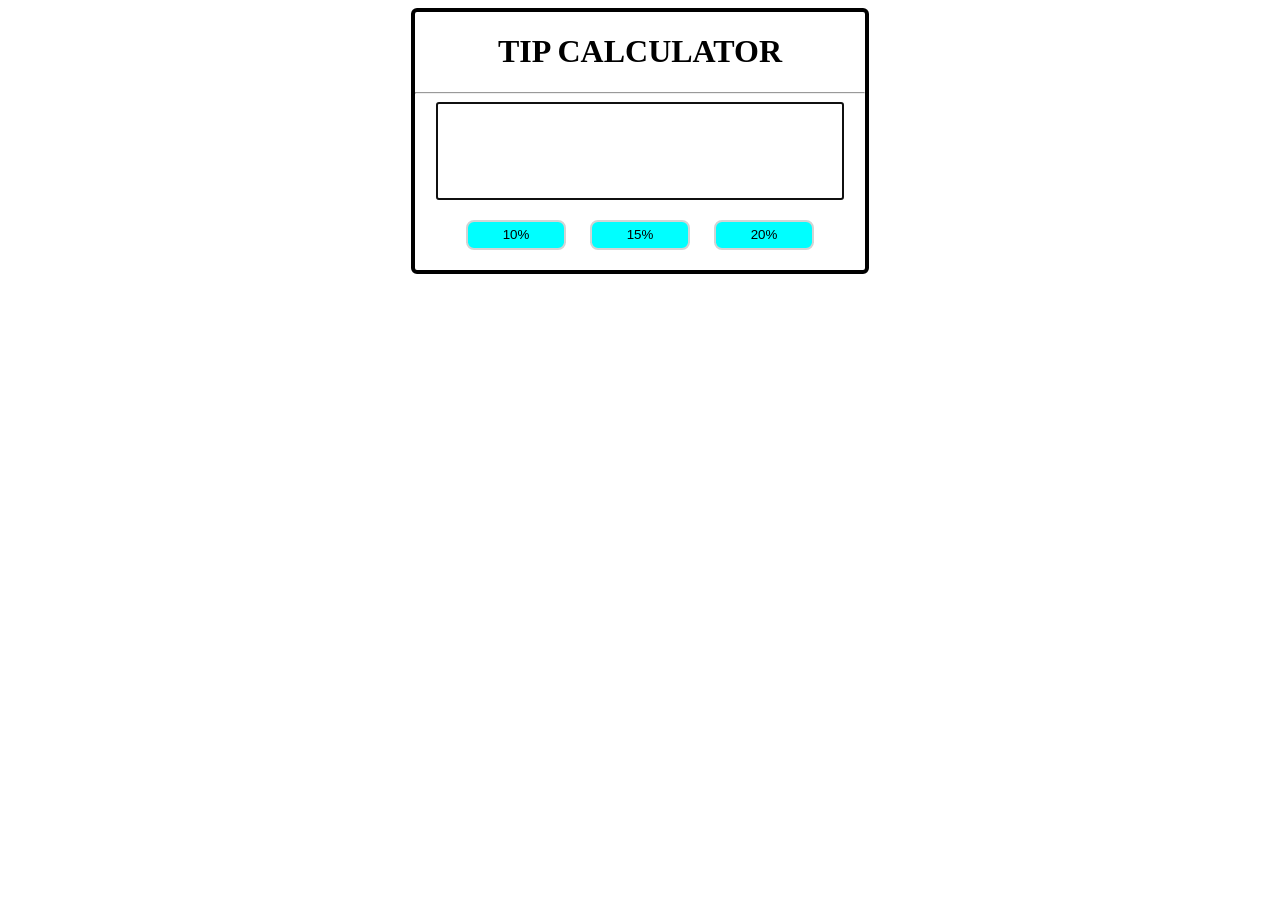
<file: day-2-tip-calculater/index.html>
<!DOCTYPE html>
<html lang="en">
<head>
    <meta charset="UTF-8">
    <meta name="viewport" content="width=device-width, initial-scale=1.0">
    <title>Tip Calculater</title>
    <link rel="stylesheet" href="style.css">
</head>
<body>
    <div class="box center">
        <h1>TIP CALCULATOR</h1>
        <hr>
        <input type="number" id="bill_amount">
        <div class="p4">
            <button class="m-t-30 btn-light-blue m-10" onclick="tipCal(10)">10%</button>
            <button class="m-t-30 btn-light-blue m-10" onclick="tipCal(15)">15%</button>
            <button class="m-t-30 btn-light-blue m-10" onclick="tipCal(20)">20%</button>
        </div>
    </div>
    <script src="script.js"></script>
</body>
</html>
</file>
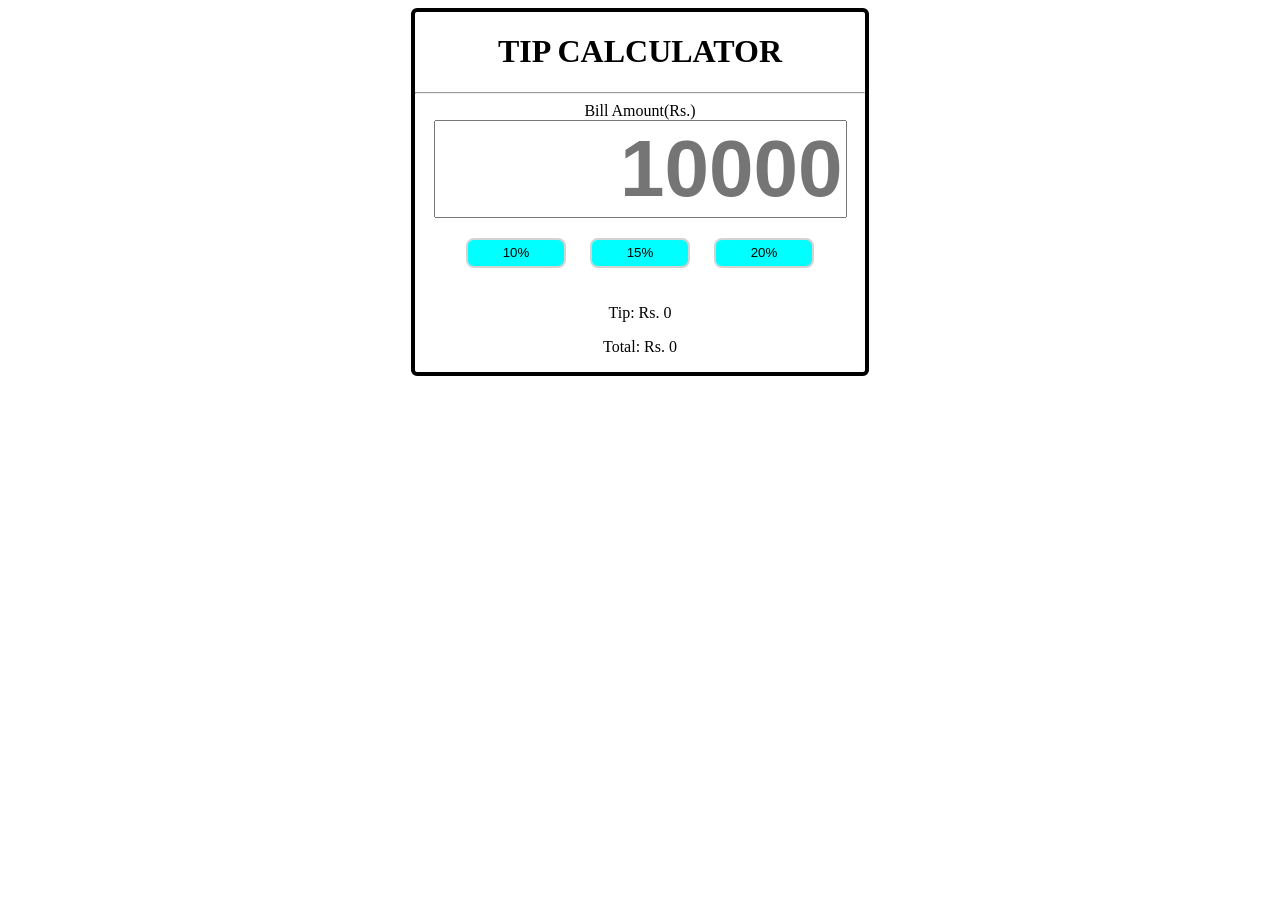
<file: day-2-tip-calculator/index.html>
<!DOCTYPE html>
<html lang="en">
<head>
    <meta charset="UTF-8">
    <meta name="viewport" content="width=device-width, initial-scale=1.0">
    <title>Tip Calculator</title>
    <link rel="stylesheet" href="style.css">
</head>
<body>
    <div class="box center">
        <h1>TIP CALCULATOR</h1>
        <hr>
        <label for="bill_amount">Bill Amount(Rs.)</label>
        <input type="number" id="bill_amount" placeholder="10000">
        <div class="p4">
            <button class="m-t-30 btn-light-blue m-10" onclick="tipCal(10)">10%</button>
            <button class="m-t-30 btn-light-blue m-10" onclick="tipCal(15)">15%</button>
            <button class="m-t-30 btn-light-blue m-10" onclick="tipCal(20)">20%</button>
        </div>
        <div>
            <p>Tip: Rs. <span id="tip_result">0</span></p>
            <p>Total: Rs. <span id="total_result">0</span></p>
        </div>
    </div>
    <script src="script.js"></script>
</body>
</html>
</file>
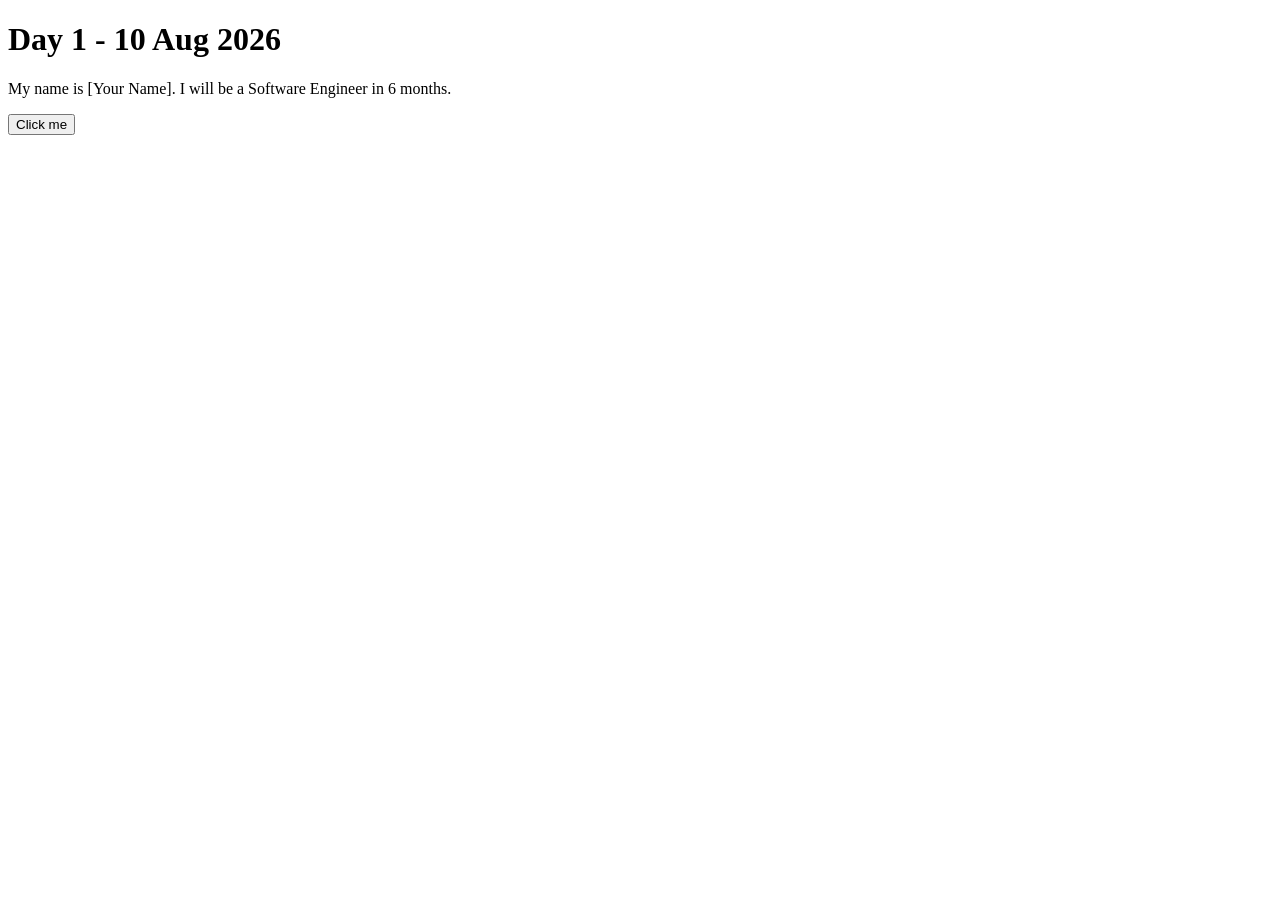
<file: wishwa.html>
<!DOCTYPE html>
<html lang="en">
<head>
    <meta charset="UTF-8">
    <meta name="viewport" content="width=device-width, initial-scale=1.0">
    <title>Day 1 - I'm becoming an SE</title>
</head>
<body>
    <h1>Day 1 - 10 Aug 2026</h1>
  <p>My name is [Your Name]. I will be a Software Engineer in 6 months.</p>
  <button onclick="alert('Day 1 done!')">Click me</button>
    <script src="script.js"></script>
</body>
</html>
</file>
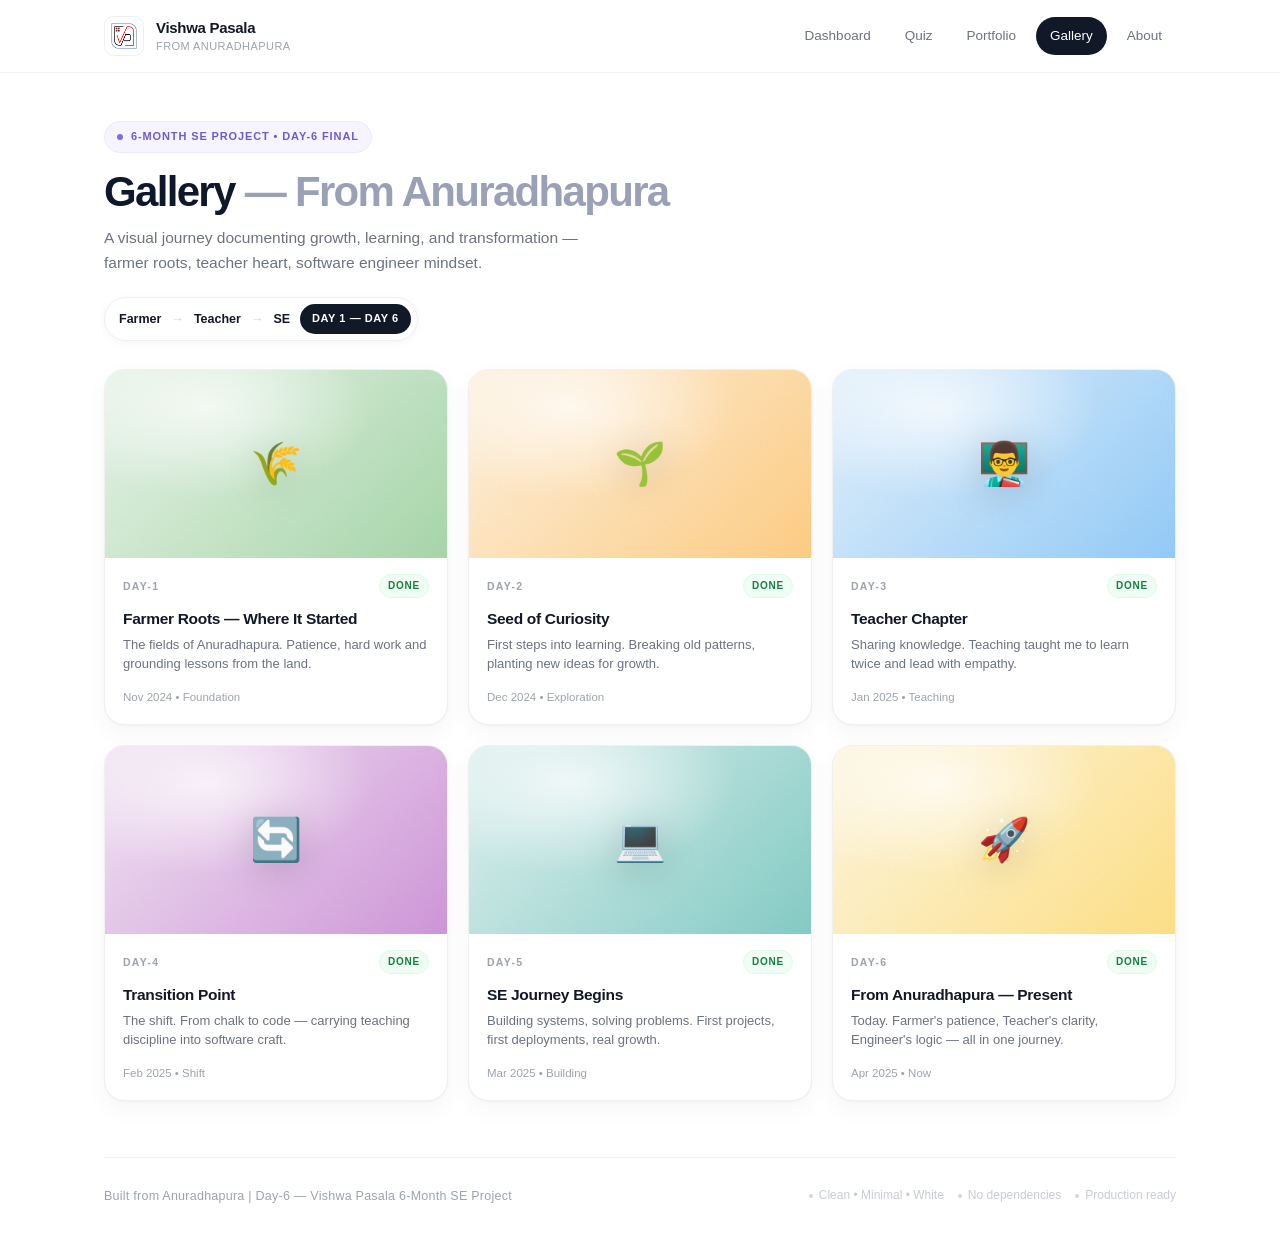
<file: day-5-quiz/gallery/gallery.html>
<!DOCTYPE html>
<html lang="en">
<head>
  <meta charset="UTF-8" />
  <meta name="viewport" content="width=device-width, initial-scale=1.0" />
  <title>Gallery - From Anuradhapura | Vishwa Pasala</title>
  <link rel="stylesheet" href="style.css">
</head>
<body>
  <header>
    <div class="header-inner">
      <div class="brand">
        <img src="../../image/logo.jpg" alt="Vishwa Pasala Logo" onerror="this.style.background='#f3f4f6';this.style.display='flex'" />
        <div>
          <div class="brand-name">Vishwa Pasala</div>
          <div class="brand-sub">From Anuradhapura</div>
        </div>
      </div>
      <nav>
        <a href="../dashboard/index.html">Dashboard</a>
        <a href="../quiz/quiz.html">Quiz</a>
        <a href="../../portfolio/portfolio.html" target="_blank">Portfolio</a>
        <a href="../../gallery/" class="active">Gallery</a>
        <a href="../about/about.html">About</a>
      </nav>
    </div>
  </header>

  <main class="container">
    <section class="hero">
      <div class="hero-kicker"><span class="dot"></span> 6-Month SE Project • Day-6 Final</div>
      <h1>Gallery <span>— From Anuradhapura</span></h1>
      <p>A visual journey documenting growth, learning, and transformation — farmer roots, teacher heart, software engineer mindset.</p>
      <div class="path">
        <b>Farmer</b> <span class="arrow">→</span> <b>Teacher</b> <span class="arrow">→</span> <b>SE</b>
        <span class="chip">DAY 1 — DAY 6</span>
      </div>
    </section>

    <section class="grid">
      <div class="card">
        <div class="thumb g1"><span class="grain"></span><span class="icon">🌾</span></div>
        <div class="card-body">
          <div class="meta"><span class="day">DAY-1</span><span class="badge">DONE</span></div>
          <h3>Farmer Roots — Where It Started</h3>
          <p class="desc">The fields of Anuradhapura. Patience, hard work and grounding lessons from the land.</p>
          <span class="date">Nov 2024 • Foundation</span>
        </div>
      </div>

      <div class="card">
        <div class="thumb g2"><span class="grain"></span><span class="icon">🌱</span></div>
        <div class="card-body">
          <div class="meta"><span class="day">DAY-2</span><span class="badge">DONE</span></div>
          <h3>Seed of Curiosity</h3>
          <p class="desc">First steps into learning. Breaking old patterns, planting new ideas for growth.</p>
          <span class="date">Dec 2024 • Exploration</span>
        </div>
      </div>

      <div class="card">
        <div class="thumb g3"><span class="grain"></span><span class="icon">👨‍🏫</span></div>
        <div class="card-body">
          <div class="meta"><span class="day">DAY-3</span><span class="badge">DONE</span></div>
          <h3>Teacher Chapter</h3>
          <p class="desc">Sharing knowledge. Teaching taught me to learn twice and lead with empathy.</p>
          <span class="date">Jan 2025 • Teaching</span>
        </div>
      </div>

      <div class="card">
        <div class="thumb g4"><span class="grain"></span><span class="icon">🔄</span></div>
        <div class="card-body">
          <div class="meta"><span class="day">DAY-4</span><span class="badge">DONE</span></div>
          <h3>Transition Point</h3>
          <p class="desc">The shift. From chalk to code — carrying teaching discipline into software craft.</p>
          <span class="date">Feb 2025 • Shift</span>
        </div>
      </div>

      <div class="card">
        <div class="thumb g5"><span class="grain"></span><span class="icon">💻</span></div>
        <div class="card-body">
          <div class="meta"><span class="day">DAY-5</span><span class="badge">DONE</span></div>
          <h3>SE Journey Begins</h3>
          <p class="desc">Building systems, solving problems. First projects, first deployments, real growth.</p>
          <span class="date">Mar 2025 • Building</span>
        </div>
      </div>

      <div class="card">
        <div class="thumb g6"><span class="grain"></span><span class="icon">🚀</span></div>
        <div class="card-body">
          <div class="meta"><span class="day">DAY-6</span><span class="badge">DONE</span></div>
          <h3>From Anuradhapura — Present</h3>
          <p class="desc">Today. Farmer's patience, Teacher's clarity, Engineer's logic — all in one journey.</p>
          <span class="date">Apr 2025 • Now</span>
        </div>
      </div>
    </section>

    <footer>
      <div class="footer-left">Built from Anuradhapura | Day-6 — Vishwa Pasala 6-Month SE Project</div>
      <div class="footer-right">
        <span><span class="footer-dot"></span> Clean • Minimal • White</span>
        <span><span class="footer-dot"></span> No dependencies</span>
        <span><span class="footer-dot"></span> Production ready</span>
      </div>
    </footer>
  </main>
</body>
</html>
</file>
<file: day-2-tip-calculater/style.css>
.center{
    margin: auto;
}

input{
    width: 400px;
    height: auto;
    font-size: 80px;
    font-weight: bold;
    text-align: end;
}

input::-webkit-inner-spin-button{
    -webkit-appearance: none;
}

.box{
    width: 450px;
    height: auto;
    border: 4px solid black;
    border-radius: 6px;
    text-align: center;
}

.m-t-30{
    margin-top: 30px;
}

.btn-light-blue{
    width: 100px;
    height: 30px;
    background-color: aqua;
    border: 2px solid rgb(210, 212, 212);
    border-radius: 8px;
}

.p4{
    padding: 10px;
}

.m-10{
    margin: 10px;
}
</file>
<file: day-2-tip-calculator/style.css>
.center{
    margin: auto;
}

input{
    width: 90%;
    height: auto;
    font-size: 80px;
    font-weight: bold;
    text-align: end;
}

input::-webkit-inner-spin-button{
    -webkit-appearance: none;
}

.box{
    width: 450px;
    height: auto;
    border: 4px solid black;
    border-radius: 6px;
    text-align: center;
}

.m-t-30{
    margin-top: 30px;
}

.btn-light-blue{
    width: 100px;
    height: 30px;
    background-color: aqua;
    border: 2px solid rgb(210, 212, 212);
    border-radius: 8px;
}

.p4{
    padding: 10px;
}

.m-10{
    margin: 10px;
}
</file>
<file: day-5-quiz/gallery/style.css>
* {
    margin: 0;
    padding: 0;
    box-sizing: border-box;
}

body {
    font-family: -apple-system, BlinkMacSystemFont, "Segoe UI", Roboto, Inter, Helvetica, Arial, sans-serif;
    background: #ffffff;
    color: #111827;
    line-height: 1.6;
    -webkit-font-smoothing: antialiased;
}

a {
    text-decoration: none;
    color: inherit;
}

.container {
    max-width: 1120px;
    margin: 0 auto;
    padding: 0 24px;
}

/* Header */
header {
    position: sticky;
    top: 0;
    z-index: 50;
    background: rgba(255, 255, 255, 0.92);
    backdrop-filter: blur(12px);
    border-bottom: 1px solid #f0f0f0;
}

.header-inner {
    display: flex;
    align-items: center;
    justify-content: space-between;
    height: 72px;
    max-width: 1120px;
    margin: 0 auto;
    padding: 0 24px;
}

.brand {
    display: flex;
    align-items: center;
    gap: 12px;
}

.brand img {
    width: 40px;
    height: 40px;
    object-fit: cover;
    border-radius: 10px;
    background: #f5f5f5;
    border: 1px solid #eee;
}

.brand-name {
    font-weight: 700;
    font-size: 15px;
    letter-spacing: -0.02em;
}

.brand-sub {
    font-size: 11px;
    color: #9ca3af;
    font-weight: 500;
    margin-top: -2px;
    letter-spacing: 0.04em;
    text-transform: uppercase;
}

nav {
    display: flex;
    align-items: center;
    gap: 6px;
}

nav a {
    font-size: 13.5px;
    font-weight: 500;
    color: #6b7280;
    padding: 8px 14px;
    border-radius: 999px;
    transition: all 0.18s ease;
}

nav a:hover {
    background: #f6f6f6;
    color: #111827;
}

nav a.active {
    background: #111827;
    color: #fff;
}

/* Hero */
.hero {
    padding: 48px 0 28px;
}

.hero-kicker {
    display: inline-flex;
    align-items: center;
    gap: 8px;
    background: #f6f5ff;
    border: 1px solid #eee8ff;
    color: #6d5bd0;
    font-size: 11px;
    font-weight: 700;
    letter-spacing: 0.08em;
    text-transform: uppercase;
    padding: 6px 12px;
    border-radius: 999px;
    margin-bottom: 18px;
}

.hero-kicker .dot {
    width: 6px;
    height: 6px;
    background: #7c6ce6;
    border-radius: 50%;
}

.hero h1 {
    font-size: clamp(28px, 4.2vw, 42px);
    font-weight: 800;
    line-height: 0.98;
    letter-spacing: -0.04em;
    color: #0f172a;
}

.hero h1 span {
    color: #9aa0b5;
    font-weight: 600;
}

.hero p {
    margin-top: 14px;
    font-size: 15.5px;
    color: #6b7280;
    max-width: 520px;
    line-height: 1.6;
}

.path {
    display: inline-flex;
    align-items: center;
    gap: 10px;
    margin-top: 22px;
    background: #fff;
    border: 1px solid #f0f0f0;
    border-radius: 999px;
    padding: 6px 6px 6px 14px;
    box-shadow: 0 2px 10px rgba(0, 0, 0, 0.04);
    font-size: 12.5px;
    font-weight: 600;
    color: #4b5563;
}

.path b {
    color: #111827;
}

.path .arrow {
    color: #d1d5db;
}

.path .chip {
    background: #111827;
    color: #fff;
    padding: 6px 12px;
    border-radius: 999px;
    font-size: 11px;
    letter-spacing: 0.05em;
}

/* Grid */
.grid {
    display: grid;
    grid-template-columns: repeat(3, 1fr);
    gap: 20px;
    padding-bottom: 56px;
}

.card {
    background: #fff;
    border: 1px solid #f0f0f0;
    border-radius: 20px;
    overflow: hidden;
    transition: all 0.22s ease;
    box-shadow: 0 1px 2px rgba(0, 0, 0, 0.03), 0 8px 24px rgba(0, 0, 0, 0.04);
}

.card:hover {
    transform: translateY(-3px);
    box-shadow: 0 8px 30px rgba(0, 0, 0, 0.08);
    border-color: #e8e8e8;
}

.thumb {
    height: 188px;
    position: relative;
    display: flex;
    align-items: center;
    justify-content: center;
    overflow: hidden;
}

.thumb .icon {
    font-size: 42px;
    filter: drop-shadow(0 6px 18px rgba(0, 0, 0, 0.15));
    position: relative;
    z-index: 1;
}

.thumb::after {
    content: "";
    position: absolute;
    inset: 0;
    background: radial-gradient(80% 80% at 30% 20%, rgba(255, 255, 255, 0.7), transparent 60%);
}

.thumb .grain {
    position: absolute;
    inset: 0;
    opacity: 0.25;
    background-image: url("data:image/svg+xml,%3Csvg viewBox='0 0 200 200' xmlns='http://www.w3.org/2000/svg'%3E%3Cfilter id='n'%3E%3CfeTurbulence type='fractalNoise' baseFrequency='0.9' numOctaves='3' stitchTiles='stitch'/%3E%3C/filter%3E%3Crect width='100%25' height='100%25' filter='url(%23n)' opacity='0.4'/%3E%3C/svg%3E");
}

.card-body {
    padding: 16px 18px 18px;
}

.meta {
    display: flex;
    align-items: center;
    justify-content: space-between;
    margin-bottom: 12px;
}

.day {
    font-size: 10.5px;
    font-weight: 800;
    letter-spacing: 0.12em;
    color: #9ca3af;
}

.badge {
    font-size: 10px;
    font-weight: 700;
    letter-spacing: 0.08em;
    background: #f0fdf4;
    color: #15803d;
    border: 1px solid #dcfce7;
    padding: 3px 8px;
    border-radius: 999px;
}

.card h3 {
    font-size: 15.5px;
    font-weight: 700;
    letter-spacing: -0.02em;
    color: #111827;
    line-height: 1.2;
}

.card .desc {
    font-size: 13px;
    color: #6b7280;
    margin-top: 6px;
    line-height: 1.5;
}

.card .date {
    display: block;
    margin-top: 14px;
    font-size: 11.5px;
    font-weight: 500;
    color: #9ca3af;
}

/* Footer */
footer {
    border-top: 1px solid #f2f2f2;
    padding: 28px 0 36px;
    display: flex;
    align-items: center;
    justify-content: space-between;
    flex-wrap: wrap;
    gap: 12px;
}

.footer-left {
    font-size: 12.5px;
    color: #9ca3af;
    font-weight: 500;
    letter-spacing: 0.02em;
}

.footer-right {
    font-size: 12px;
    color: #c7cbd4;
    display: flex;
    gap: 14px;
}

.footer-right span {
    display: inline-flex;
    align-items: center;
    gap: 6px;
}

.footer-dot {
    width: 4px;
    height: 4px;
    background: #d1d5db;
    border-radius: 50%;
}

/* gradients */
.g1 {
    background: linear-gradient(135deg, #e8f5e9 0%, #a5d6a7 100%);
}

.g2 {
    background: linear-gradient(135deg, #fff3e0 0%, #ffcc80 100%);
}

.g3 {
    background: linear-gradient(135deg, #e3f2fd 0%, #90caf9 100%);
}

.g4 {
    background: linear-gradient(135deg, #f3e5f5 0%, #ce93d8 100%);
}

.g5 {
    background: linear-gradient(135deg, #e0f2f1 0%, #80cbc4 100%);
}

.g6 {
    background: linear-gradient(135deg, #fff8e1 0%, #ffe082 100%);
}

@media (max-width: 900px) {
    .grid {
        grid-template-columns: repeat(2, 1fr);
    }
}

@media (max-width: 640px) {
    .header-inner {
        height: 64px;
        padding: 0 16px;
    }

    .container {
        padding: 0 16px;
    }

    nav a {
        font-size: 12.5px;
        padding: 6px 10px;
    }

    nav {
        gap: 2px;
    }

    .hero {
        padding: 28px 0 22px;
    }

    .grid {
        grid-template-columns: 1fr;
        gap: 16px;
    }

    footer {
        flex-direction: column;
        align-items: flex-start;
    }
}
</file>
